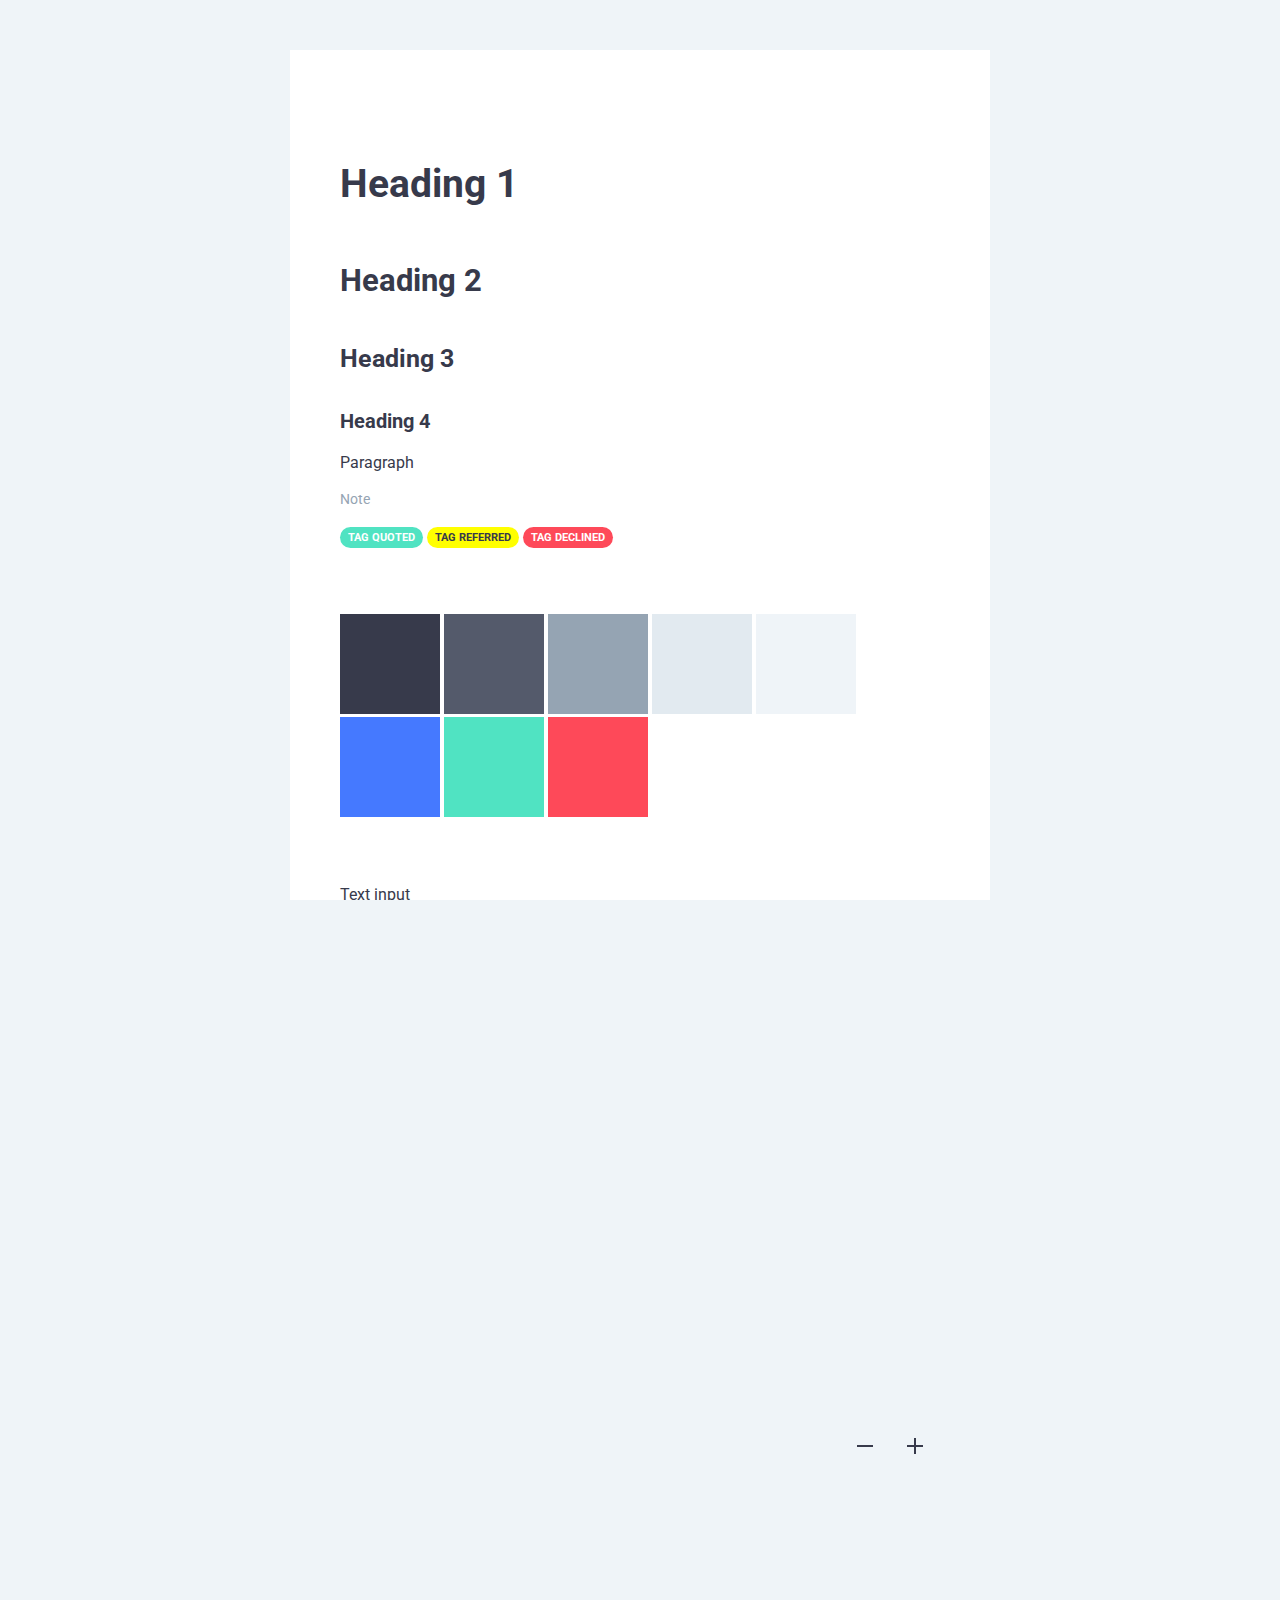
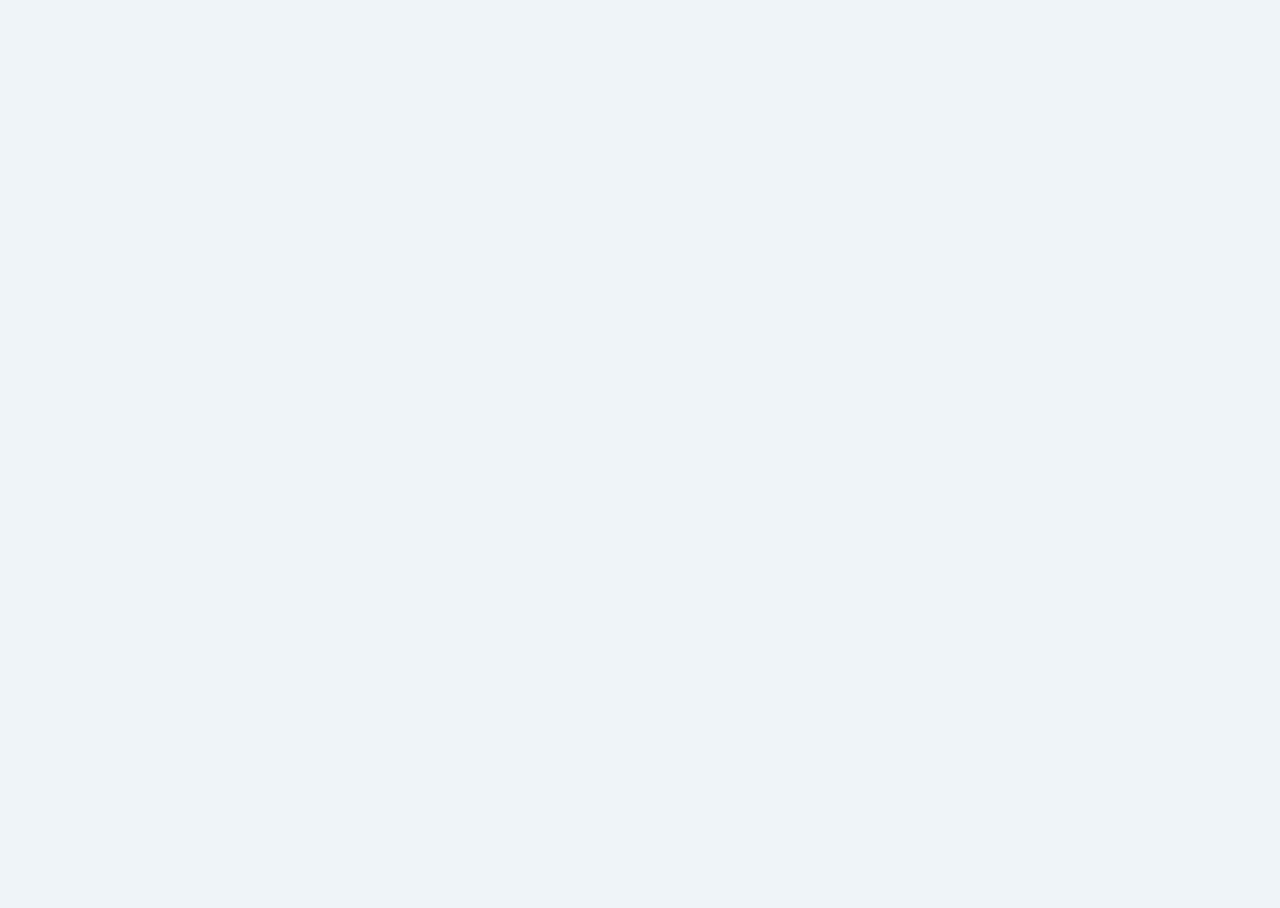
<file: styleguide.html>
<!DOCTYPE html>
<html>
  <head>
    <meta charset="UTF-8">
    <title>title</title>
    <link rel="stylesheet" href="css/style.css" media="screen">
    <link rel="stylesheet" href="css/styleguide.css" media="screen">
    <meta name="viewport" content="width=device-width, initial-scale=1, user-scalable=no">
	  <meta name="apple-mobile-web-app-capable" content="yes" />
    <link href="https://fonts.googleapis.com/css?family=Inconsolata" rel="stylesheet">
  </head>
  <body>
    <div class="wrapper">
      <section>
        <h1>Heading 1</h1>
        <h2>Heading 2</h2>
        <h3>Heading 3</h3>
        <h4>Heading 4</h4>
        <p>Paragraph<p>
        <p class="note">Note<p>
        <span class="tag quoted">tag quoted</span>
        <span class="tag referred">tag referred</span>
        <span class="tag declined">tag declined</span>
      </section>
      <section>
          <div class="color"></div>
          <div class="color"></div>
          <div class="color"></div>
          <div class="color"></div>
          <div class="color"></div>
          <div class="color"></div>
          <div class="color"></div>
          <div class="color"></div>
      </section>
      <section>
        <div class="form-group">
          <label>Text input</label>
          <input type="text" placeholder="Your name">
        </div>
        <div class="form-group two-col">
          <div class="form-group">
            <label>Split text input</label>
            <input type="text" placeholder="Your name">
          </div>
          <div class="form-group">
            <label>Split text input</label>
            <input type="text" placeholder="Your name">
          </div>
        </div>
        <div class="form-group">
          <label>Dropdown</label>
          <select>
            <option value="volvo">Volvo</option>
            <option value="saab">Saab</option>
            <option value="mercedes">Mercedes</option>
            <option value="audi">Audi</option>
          </select>
        </div>
        <div class="form-group">
          <label>Range slider</label>
          <form class="range-slider" oninput="result.value=a.value">
            <input type="range" name="a" value="0" max="50"/>
            <output name="result">0</output>
          </form>
        </div>
        <div class="form-group">
          <label>Number input</label>
          <div class="number-input">
            <input class="quantity" placeholder="0" type="number">
            <button onclick="this.parentNode.querySelector('input[type=number]').stepDown()"></button>
            <button onclick="this.parentNode.querySelector('input[type=number]').stepUp()" class="plus"></button>
          </div>
        </div>
        <div class="form-group">
          <label>Number input (no increment)</label>
          <div class="number-input">
            <input class="quantity" placeholder="0" type="number">
          </div>
        </div>
        <div class="form-group">
          <label>Money input</label>
          <input type="text" placeholder="$" data-oninput="maskMoney">
        </div>
        <div class="form-group">
          <label>Date picker</label>
          <input type="date">
        </div>
        <div class="form-group">
          <label>Radio button group</label>
          <div class="radio-group radio-group--text">
						<div class="radio-button">
							<input id="radio1" type="radio" name="radiobuttons">
							<label for="radio1">Yes</label>
						</div>
						<div class="radio-button">
							<input id="radio2" type="radio" name="radiobuttons">
							<label for="radio2">No</label>
						</div>
					</div>
        </div>
        <div class="form-group">
          <label>Checkbox input</label>
          <input id="box1" type="checkbox" />
          <label for="box1">Assault and battery</label>
          <input id="box2" type="checkbox" />
          <label for="box2">Pollution</label>
          <input id="box3" type="checkbox" />
          <label for="box3">Liquor</label>
        </div>
      </section>
      <section>
        <div>
          <div class="button button-big button-primary">Primary big</div>
          <div class="button button-small button-primary">Primary small</div>
        </div>
        <div>
          <div class="button button-big button-secondary">Secondary big</div>
          <div class="button button-small button-secondary">Secondary small</div>
        </div>
        <div>
          <div class="button button-big button-confirm">Confirm big</div>
          <div class="button button-small button-confirm">Confirm small</div>
        </div>
        <div>
          <div class="button button-big button-warning">Warning big</div>
          <div class="button button-small button-warning">Warning small</div>
        </div>
      </section>
    </div>
    <script type="javascript">
      const maskMoney = (event) => {
        let val = event.target.value.toString();
        let commator = 3;
        val = val.replace(/\,/g,'');
        val = val.replace(/\$/g,'');
        val = val.replace(/\D/g,'');
        let len = val.length;
        while(commator < len) {
          let comma = len - commator;
          val = val.splice(comma, 0, ',');
          commator += 3;
        }
        event.target.value = '$' + val;
      }
    </script>
  </body>
</html>
</file>
<file: css/styleguide.css>
@charset "UTF-8";
::-webkit-input-placeholder {
  /* Chrome/Opera/Safari */
  color: #95A4B3; }

::-moz-placeholder {
  /* Firefox 19+ */
  color: #95A4B3; }

:-ms-input-placeholder {
  /* IE 10+ */
  color: #95A4B3; }

:-moz-placeholder {
  /* Firefox 18- */
  color: #95A4B3; }

input,
select {
  width: 100%;
  -webkit-appearance: none;
  appearance: none; }

input[type="text"],
input[type="number"],
input[type="select"],
input[type="date"],
input[type="password"],
select,
.radio-button label {
  height: 50px;
  border: 1px solid #95A4B3;
  outline: none;
  border-radius: 2px;
  padding: 0px 1rem;
  font-size: inherit;
  font-family: inherit; }
  input[type="text"]:focus,
  input[type="number"]:focus,
  input[type="select"]:focus,
  input[type="date"]:focus,
  input[type="password"]:focus,
  select:focus,
  .radio-button label:focus {
    border: 1px solid #373A4B; }

.form-group {
  margin-top: 2rem; }
  .form-group.half-size {
    display: inline-block;
    width: calc(50% - (0.5rem + 2.2px)); }
  .form-group.two-col, .form-group.three-col {
    display: flex;
    flex-direction: row;
    justify-content: space-between; }
  .form-group.two-col .form-group {
    width: calc(50% - 1rem); }
  .form-group.three-col .form-group {
    width: calc(33.3% - 1rem); }
  .form-group + h4 {
    margin-top: 3rem; }

.skip + .half-size,
.half-size:first-of-type,
.half-size:not(.skip) + .half-size:not(.skip) + .half-size:not(.skip) {
  margin-left: 0; }

.half-size:not(.skip) + .half-size:not(.skip),
.half-size:not(.skip) + .half-size:not(.skip) + .half-size:not(.skip) + .half-size:not(.skip) {
  margin-left: 1rem; }

label {
  display: inline-block;
  font-weight: 400;
  line-height: 140%;
  margin-bottom: 1rem; }
  label span {
    color: #95A4B3; }
  input + label {
    margin-top: 2rem; }

hr {
  margin: 2rem 0;
  border-top: transparent;
  border-bottom: 1px solid #EFF4F8; }

select {
  -webkit-appearance: none;
  appearance: none;
  background-color: transparent;
  border-radius: 2px;
  background-image: url("https://image.flaticon.com/icons/svg/118/118738.svg");
  background-repeat: no-repeat;
  background-size: 20px;
  background-position: right 1rem center; }

input[type=number]::-webkit-inner-spin-button,
input[type=number]::-webkit-outer-spin-button {
  -webkit-appearance: none;
  appearance: none; }

.number-input {
  display: flex; }

.number-input button {
  outline: none;
  -webkit-appearance: none;
  appearance: none;
  background-color: transparent;
  border: none;
  align-items: center;
  justify-content: center;
  min-width: 50px;
  height: 50px;
  cursor: pointer;
  border-right: 1px solid #95A4B3;
  border-top: 1px solid #95A4B3;
  border-bottom: 1px solid #95A4B3; }

.number-input button:before,
.number-input button:after {
  display: inline-block;
  position: absolute;
  content: '';
  width: 1rem;
  height: 2px;
  background-color: #373A4B;
  transform: translate(-50%, -50%); }

.number-input button.plus:after {
  transform: translate(-50%, -50%) rotate(90deg); }

input[type=checkbox] + label {
  margin-top: 1rem;
  display: block; }

input[type=checkbox] {
  display: none; }

input[type=checkbox] + label:before {
  display: inline-block;
  width: 1.33rem;
  height: 1.33rem;
  margin-right: 1rem;
  text-align: center;
  line-height: 1.33rem;
  border-radius: 2px;
  border: 1px solid #95A4B3;
  cursor: pointer; }

input[type=checkbox] + label:before {
  content: "\00a0 "; }

input[type=checkbox]:checked + label:before {
  content: "✔";
  background-color: #4579FF;
  color: white;
  border: 1px solid #4579FF; }

.radio-group {
  display: flex;
  font-size: 16px; }
  .radio-group input[type="radio"] {
    display: none; }
  .radio-group .radio-button {
    width: 100%; }
    .radio-group .radio-button + .radio-button {
      margin-left: -1px; }
  .radio-group .radio-button label {
    display: inline-block;
    margin: 0;
    width: inherit;
    line-height: 50px;
    overflow: hidden;
    font-weight: normal;
    text-align: center;
    cursor: pointer; }
  .radio-group input[type="radio"]:checked + label {
    box-shadow: inset 0 0 0 1px #373A4B;
    border: 1px solid #373A4B;
    font-weight: 500; }

.range-slider {
  display: flex; }
  .range-slider output {
    height: 35px;
    margin-left: 10px;
    padding: 0 1em;
    border: 1px solid #95A4B3;
    border-radius: 2px;
    line-height: 35px;
    background-color: white;
    font-family: monospace;
    text-align: center; }

input[type=range] {
  -webkit-appearance: none;
  appearance: none;
  border: 1px solid transparent;
  width: 100%;
  cursor: pointer;
  border-radius: 4px;
  display: inline-block;
  background-color: transparent; }

input[type=range]::-webkit-slider-runnable-track {
  height: 1px;
  background: #373A4B;
  background-size: 0 0;
  border-radius: 5px;
  -webkit-appearance: none;
  appearance: none; }

input[type=range]::-webkit-slider-thumb {
  -webkit-appearance: none;
  appearance: none;
  border: 2px solid #373A4B;
  height: 25px;
  width: 25px;
  border-radius: 50%;
  background: white;
  margin-top: -12px; }

input[type=range]:focus {
  outline: none; }

input[type=range]:focus::-webkit-slider-thumb {
  box-shadow: 0 0 0px 2px rgba(0, 0, 0, 0.2); }

/*
The div that holds all the lines
*/
.pac-container,
#naicsResults {
  list-style: none;
  box-shadow: 0 2px 6px rgba(0, 0, 0, 0.2); }
  .pac-container:after,
  #naicsResults:after {
    display: none; }

/*
class for each line of the result
*/
.pac-item,
#naicsResults li {
  font: inherit;
  line-height: 150%;
  padding: 1rem 1rem; }

#naicsResults li {
  border-bottom: 1px solid #EFF4F8;
  cursor: pointer; }
  #naicsResults li:hover {
    background-color: #EFF4F8; }

.pac-icon-marker {
  display: none; }

.pac-item span {
  font: inherit; }

.wrapper {
  max-width: 700px;
  margin: 50px auto;
  padding: 50px;
  background-color: white; }

.color {
  display: inline-block;
  width: 100px;
  height: 100px; }
  .color:nth-child(1) {
    background-color: #373A4B; }
  .color:nth-child(2) {
    background-color: #545A6B; }
  .color:nth-child(3) {
    background-color: #95A4B3; }
  .color:nth-child(4) {
    background-color: #E2EAF0; }
  .color:nth-child(5) {
    background-color: #EFF4F8; }
  .color:nth-child(6) {
    background-color: #4579FF; }
  .color:nth-child(7) {
    background-color: #50E3C2; }
  .color:nth-child(8) {
    background-color: #FE4959; }
</file>
<file: css/style.css>
@charset "UTF-8";
/* http://meyerweb.com/eric/tools/css/reset/
   v2.0 | 20110126
   License: none (public domain)
*/
@import url("https://fonts.googleapis.com/css?family=Roboto:400,500,700");
html, body, div, span, applet, object, iframe, h1, h2, h3, h4, h5, h6, p, blockquote, pre, a, abbr, acronym, address, big, cite, code, del, dfn, em, img, ins, kbd, q, s, samp, small, strike, strong, sub, sup, tt, var, b, u, i, center, dl, dt, dd, ol, ul, li, fieldset, form, label, legend, table, caption, tbody, tfoot, thead, tr, th, td, article, aside, canvas, details, embed, figure, figcaption, footer, header, hgroup, menu, nav, output, ruby, section, summary, time, mark, audio, video {
  margin: 0;
  padding: 0;
  border: 0;
  font-size: 100%;
  font: inherit;
  vertical-align: baseline; }

/* HTML5 display-role reset for older browsers */
article, aside, details, figcaption, figure, footer, header, hgroup, menu, nav, section {
  display: block; }

body {
  line-height: 1; }

ol, ul {
  list-style: none; }

blockquote, q {
  quotes: none; }

blockquote:before, blockquote:after {
  content: '';
  content: none; }

q:before, q:after {
  content: '';
  content: none; }

table {
  border-collapse: collapse;
  border-spacing: 0; }

.hidden {
  position: absolute;
  left: -99999rem;
  transform: translate3d(0, 1em, 0);
  opacity: 0; }

.tippet {
  position: absolute;
  display: inline-block;
  padding: 2rem;
  max-width: 24rem;
  border-radius: 3px;
  font: inherit;
  line-height: 1.5rem;
  z-index: 9999;
  box-shadow: 0 10px 30px -5px rgba(0, 0, 20, 0.3);
  background-color: white;
  color: #373A4B; }

.loader polygon {
  display: inline-block;
  animation: wave 0.5s ease infinite; }
  .loader polygon:nth-child(1) {
    animation-delay: -0.05s; }
  .loader polygon:nth-child(2) {
    animation-delay: -0.1s; }
  .loader polygon:nth-child(3) {
    animation-delay: -0.15s; }
  .loader polygon:nth-child(4) {
    animation-delay: -0.2s; }
  .loader polygon:nth-child(5) {
    animation-delay: -0.25s; }
  .loader polygon:nth-child(6) {
    animation-delay: -0.3s; }
  .loader polygon:nth-child(7) {
    animation-delay: -0.35s; }
  .loader polygon:nth-child(8) {
    animation-delay: -0.4s; }
  .loader polygon:nth-child(9) {
    animation-delay: -0.45s; }
  .loader polygon:nth-child(10) {
    animation-delay: -0.5s; }
  .loader polygon:nth-child(11) {
    animation-delay: -0.55s; }

@keyframes wave {
  0% {
    opacity: 1;
    margin-top: 0px; }
  0% {
    opacity: 0;
    height: 10px; }
  100% {
    opacity: 1;
    margin-top: 0px; } }

h1, h2, h3, h4, h5 {
  font-weight: 700;
  margin: 1.414em 0 0;
  line-height: 150%; }

h1 {
  font-size: 2.441rem; }

h2 {
  font-size: 1.953rem; }

h3 {
  font-size: 1.563rem;
  margin-bottom: 0.5rem; }

h4 {
  font-size: 1.25rem; }

h5 {
  font-size: 1rem; }

h6 {
  font-size: 0.85rem;
  color: #95A4B3; }

p {
  margin-top: 1rem;
  line-height: 140%; }
  p.note {
    color: #95A4B3;
    font-size: 0.85rem; }
  p.tooltip {
    color: #373A4B;
    font-size: 1rem;
    margin-top: 0; }
  p.indent {
    margin-left: 2rem; }

a {
  color: #4579FF;
  cursor: pointer; }
  a:hover {
    text-decoration: underline; }

b {
  font-weight: 700; }

.tooltip-underline {
  display: inline-block;
  color: #4579FF;
  border-bottom: 1px dotted #4579FF;
  cursor: help; }

.big-label {
  margin-top: 0;
  font-size: 0.85rem;
  font-weight: 500;
  text-transform: uppercase;
  letter-spacing: 1px;
  color: #95A4B3; }

.mini-label {
  margin-top: 0;
  font-size: 0.7rem;
  font-weight: 500;
  text-transform: uppercase;
  color: #95A4B3; }

.tag {
  font-size: 0.7rem;
  font-weight: 700;
  text-transform: uppercase;
  padding: 0.25rem 0.5rem;
  border-radius: 1rem; }
  .tag.quoted {
    color: white;
    background-color: #50E3C2; }
  .tag.referred {
    color: #373A4B;
    background-color: yellow; }
  .tag.declined {
    color: white;
    background-color: #FE4959; }
  .tag.bound {
    color: white;
    background-color: #50E3C2; }

::-webkit-input-placeholder {
  /* Chrome/Opera/Safari */
  color: #95A4B3; }

::-moz-placeholder {
  /* Firefox 19+ */
  color: #95A4B3; }

:-ms-input-placeholder {
  /* IE 10+ */
  color: #95A4B3; }

:-moz-placeholder {
  /* Firefox 18- */
  color: #95A4B3; }

input,
select {
  width: 100%;
  -webkit-appearance: none;
  appearance: none; }

input[type="text"],
input[type="number"],
input[type="select"],
input[type="date"],
input[type="password"],
select,
.radio-button label {
  height: 50px;
  border: 1px solid #95A4B3;
  outline: none;
  border-radius: 2px;
  padding: 0px 1rem;
  font-size: inherit;
  font-family: inherit; }
  input[type="text"]:focus,
  input[type="number"]:focus,
  input[type="select"]:focus,
  input[type="date"]:focus,
  input[type="password"]:focus,
  select:focus,
  .radio-button label:focus {
    border: 1px solid #373A4B; }

.form-group {
  margin-top: 2rem; }
  .form-group.half-size {
    display: inline-block;
    width: calc(50% - (0.5rem + 2.2px)); }
  .form-group.two-col, .form-group.three-col {
    display: flex;
    flex-direction: row;
    justify-content: space-between; }
  .form-group.two-col .form-group {
    width: calc(50% - 1rem); }
  .form-group.three-col .form-group {
    width: calc(33.3% - 1rem); }
  .form-group + h4 {
    margin-top: 3rem; }

.skip + .half-size,
.half-size:first-of-type,
.half-size:not(.skip) + .half-size:not(.skip) + .half-size:not(.skip) {
  margin-left: 0; }

.half-size:not(.skip) + .half-size:not(.skip),
.half-size:not(.skip) + .half-size:not(.skip) + .half-size:not(.skip) + .half-size:not(.skip) {
  margin-left: 1rem; }

label {
  display: inline-block;
  font-weight: 400;
  line-height: 140%;
  margin-bottom: 1rem; }
  label span {
    color: #95A4B3; }
  input + label {
    margin-top: 2rem; }

hr {
  margin: 2rem 0;
  border-top: transparent;
  border-bottom: 1px solid #EFF4F8; }

select {
  -webkit-appearance: none;
  appearance: none;
  background-color: transparent;
  border-radius: 2px;
  background-image: url("https://image.flaticon.com/icons/svg/118/118738.svg");
  background-repeat: no-repeat;
  background-size: 20px;
  background-position: right 1rem center; }

input[type=number]::-webkit-inner-spin-button,
input[type=number]::-webkit-outer-spin-button {
  -webkit-appearance: none;
  appearance: none; }

.number-input {
  display: flex; }

.number-input button {
  outline: none;
  -webkit-appearance: none;
  appearance: none;
  background-color: transparent;
  border: none;
  align-items: center;
  justify-content: center;
  min-width: 50px;
  height: 50px;
  cursor: pointer;
  border-right: 1px solid #95A4B3;
  border-top: 1px solid #95A4B3;
  border-bottom: 1px solid #95A4B3; }

.number-input button:before,
.number-input button:after {
  display: inline-block;
  position: absolute;
  content: '';
  width: 1rem;
  height: 2px;
  background-color: #373A4B;
  transform: translate(-50%, -50%); }

.number-input button.plus:after {
  transform: translate(-50%, -50%) rotate(90deg); }

input[type=checkbox] + label {
  margin-top: 1rem;
  display: block; }

input[type=checkbox] {
  display: none; }

input[type=checkbox] + label:before {
  display: inline-block;
  width: 1.33rem;
  height: 1.33rem;
  margin-right: 1rem;
  text-align: center;
  line-height: 1.33rem;
  border-radius: 2px;
  border: 1px solid #95A4B3;
  cursor: pointer; }

input[type=checkbox] + label:before {
  content: "\00a0 "; }

input[type=checkbox]:checked + label:before {
  content: "✔";
  background-color: #4579FF;
  color: white;
  border: 1px solid #4579FF; }

.radio-group {
  display: flex;
  font-size: 16px; }
  .radio-group input[type="radio"] {
    display: none; }
  .radio-group .radio-button {
    width: 100%; }
    .radio-group .radio-button + .radio-button {
      margin-left: -1px; }
  .radio-group .radio-button label {
    display: inline-block;
    margin: 0;
    width: inherit;
    line-height: 50px;
    overflow: hidden;
    font-weight: normal;
    text-align: center;
    cursor: pointer; }
  .radio-group input[type="radio"]:checked + label {
    box-shadow: inset 0 0 0 1px #373A4B;
    border: 1px solid #373A4B;
    font-weight: 500; }

.range-slider {
  display: flex; }
  .range-slider output {
    height: 35px;
    margin-left: 10px;
    padding: 0 1em;
    border: 1px solid #95A4B3;
    border-radius: 2px;
    line-height: 35px;
    background-color: white;
    font-family: monospace;
    text-align: center; }

input[type=range] {
  -webkit-appearance: none;
  appearance: none;
  border: 1px solid transparent;
  width: 100%;
  cursor: pointer;
  border-radius: 4px;
  display: inline-block;
  background-color: transparent; }

input[type=range]::-webkit-slider-runnable-track {
  height: 1px;
  background: #373A4B;
  background-size: 0 0;
  border-radius: 5px;
  -webkit-appearance: none;
  appearance: none; }

input[type=range]::-webkit-slider-thumb {
  -webkit-appearance: none;
  appearance: none;
  border: 2px solid #373A4B;
  height: 25px;
  width: 25px;
  border-radius: 50%;
  background: white;
  margin-top: -12px; }

input[type=range]:focus {
  outline: none; }

input[type=range]:focus::-webkit-slider-thumb {
  box-shadow: 0 0 0px 2px rgba(0, 0, 0, 0.2); }

/*
The div that holds all the lines
*/
.pac-container,
#naicsResults {
  list-style: none;
  box-shadow: 0 2px 6px rgba(0, 0, 0, 0.2); }
  .pac-container:after,
  #naicsResults:after {
    display: none; }

/*
class for each line of the result
*/
.pac-item,
#naicsResults li {
  font: inherit;
  line-height: 150%;
  padding: 1rem 1rem; }

#naicsResults li {
  border-bottom: 1px solid #EFF4F8;
  cursor: pointer; }
  #naicsResults li:hover {
    background-color: #EFF4F8; }

.pac-icon-marker {
  display: none; }

.pac-item span {
  font: inherit; }

.button-group {
  display: flex;
  justify-content: flex-end; }
  .button-group .button + .button {
    margin-left: 1rem; }

.button {
  display: inline-block;
  text-align: center;
  font-weight: 500;
  border-radius: 2px;
  cursor: pointer; }
  .button-big {
    height: 50px;
    padding: 0 2rem;
    line-height: 50px; }
  .button-small {
    height: 35px;
    padding: 0 1rem;
    font-size: 0.85rem;
    line-height: 35px; }
  .button-primary {
    background-color: #4579FF;
    color: white; }
  .button-primary-ghost {
    border: 2px solid #4579FF;
    color: #4579FF; }
  .button-confirm {
    background-color: #50E3C2;
    color: white; }
  .button-warning {
    background-color: #FE4959;
    color: white; }
  .button-secondary {
    border: 2px solid #E2EAF0;
    color: #373A4B; }
    .button-secondary.button-small {
      line-height: 31px; }
    .button-secondary.button-big {
      line-height: 46px; }

.quote-flow-container {
  position: absolute;
  top: 0;
  left: 330px;
  width: 100%;
  height: 100%;
  background-color: white;
  overflow-x: hidden;
  overflow-y: scroll;
  -webkit-overflow-scrolling: touch; }
  .quote-flow-container.new-account-open {
    left: 50px;
    width: calc(100% - 50px); }
    .quote-flow-container.new-account-open .header {
      width: calc(100% - 50px); }
      @media screen and (max-width: 480px) {
        .quote-flow-container.new-account-open .header {
          width: 100%; } }
    .quote-flow-container.new-account-open .prog-bar {
      display: none; }
  .quote-flow-container.hidden {
    position: absolute;
    left: -99999rem;
    visibility: hidden; }
  .quote-flow-container .header {
    width: calc(100% - 330px);
    background-color: transparent;
    border-bottom: none;
    box-shadow: none; }
    @media screen and (max-width: 480px) {
      .quote-flow-container .header {
        width: 100%; } }
  .quote-flow-container .header,
  .quote-flow-container .prog-bar {
    z-index: 99999; }
  @media screen and (max-width: 480px) {
    .quote-flow-container {
      left: 0;
      width: 100%; } }

.question-flow-container {
  margin: calc(60px + 1rem) auto 0 3rem;
  display: flex;
  justify-content: space-between; }
  @media screen and (max-width: 480px) {
    .question-flow-container {
      margin: 3rem auto 0 0rem; } }

.breadcrumb-container {
  position: fixed;
  max-width: 200px;
  margin-top: 2rem; }
  .breadcrumb-container li {
    font-size: 0.85rem;
    padding: 0.75rem 1rem;
    line-height: 140%;
    border-radius: 2px;
    color: #95A4B3;
    cursor: pointer; }
    .breadcrumb-container li:hover {
      color: #373A4B; }
  .breadcrumb-container li.selected {
    color: #4579FF;
    background-color: #E5F2FF; }
    .breadcrumb-container li.selected ~ li {
      color: #E2EAF0; }
      .breadcrumb-container li.selected ~ li:hover {
        color: #95A4B3; }
  @media screen and (max-width: 480px) {
    .breadcrumb-container {
      display: none; } }

.question-container {
  width: 700px;
  margin-left: 200px;
  padding: 0rem 3rem 3rem 3rem; }
  @media screen and (max-width: 480px) {
    .question-container {
      width: 100%;
      margin-left: 0;
      padding: 0 1rem 1rem 1rem; } }

.child-indent {
  padding: 2rem;
  margin-top: 1rem;
  border: 1px solid #E2EAF0;
  background-color: #EFF4F8;
  transform: translate3d(0, 0, 0);
  opacity: 1;
  transition: transform 0.3s cubic-bezier(0, 0, 0, 1), opacity 0.3s cubic-bezier(0, 0, 0, 1); }
  .child-indent + .child-indent {
    margin-top: -2rem;
    border-top: none; }
  .hidden + .child-indent {
    margin-top: 1em; }
  .child-indent input:not([type="range"]),
  .child-indent select,
  .child-indent .radio-button label {
    background-color: white; }
  @media screen and (max-width: 480px) {
    .child-indent {
      padding: 1rem; } }

.prog-bar {
  position: absolute;
  bottom: 0px;
  left: 0;
  width: 0%;
  height: 4px;
  background-color: #50E3C2;
  transition: all 0.3s cubic-bezier(0, 0, 0, 1); }
  .prog-bar:after {
    content: "";
    position: absolute;
    right: -3px;
    top: -1px;
    z-index: 2;
    width: 6px;
    height: 6px;
    border-radius: 50%;
    background-color: #50E3C2;
    animation: pulse 1s ease infinite; }

@keyframes pulse {
  0% {
    box-shadow: 0 0 0px 6px rgba(80, 255, 194, 0.3); }
  50% {
    box-shadow: 0 0 0px 7px rgba(80, 255, 194, 0.2); }
  100% {
    box-shadow: 0 0 0px 6px rgba(80, 255, 194, 0.3); } }

.additional-insured {
  padding: 2rem;
  margin-top: 2rem;
  border: 1px solid #E2EAF0; }
  .additional-insured p:first-child {
    margin-top: 0; }

.summary-container {
  margin-top: 2rem; }
  .summary-container p {
    display: flex;
    justify-content: space-between; }

.coverage-table p {
  display: flex;
  justify-content: space-between; }
  .coverage-table p:first-child {
    margin-top: 0;
    font-size: 0.7rem;
    text-transform: uppercase;
    color: #95A4B3; }
  .coverage-table p span {
    text-align: left;
    display: inline-block; }
  .coverage-table p span + span {
    margin-left: 2rem; }

.animate-transition {
  animation: animate-transition 0.3s cubic-bezier(1, 0, 0, 1); }

.warning {
  margin-top: calc(-2rem - 2px);
  margin-left: calc(-2rem - 2px);
  margin-bottom: calc(-2rem - 2px);
  width: calc(100% + 4rem + 4px);
  background-color: #FFF8D7;
  color: #BC8F00;
  line-height: 140%;
  padding: 2rem; }
  .warning h5 {
    margin-top: 0; }

@keyframes animate-transition {
  0% {
    opacity: 1;
    transform: translate3d(0, 0, 0); }
  50% {
    opacity: 0;
    transform: translate3d(0, 5px, 0); }
  100% {
    opacity: 1;
    transform: translate3d(0, 0, 0); } }

@font-face {
  font-family: "Inter UI";
  font-style: italic;
  font-weight: bold;
  src: url("assets/fonts/Inter UI.eot?") format("eot"), url("assets/fonts/Inter UI.woff2") format("woff2"), url("assets/fonts/Inter UI.woff") format("woff"), url("assets/fonts/Inter UI.ttf") format("truetype"), url("assets/fonts/Inter UI.svg#Inter_UI") format("svg"); }

* {
  box-sizing: border-box; }

html,
body {
  height: 100%;
  overflow-x: hidden; }

body {
  font-family: -apple-system, BlinkMacSystemFont, "Segoe UI", Roboto, Oxygen-Sans, Ubuntu, Cantarell, "Helvetica Neue", Helvetica, Arial, sans-serif;
  -webkit-font-smoothing: antialiased;
  -webkit-text-rendering: optimizeLegibility;
  font-smoothing: antialiased;
  text-rendering: optimizeLegibility;
  font-size: 16px;
  color: #373A4B;
  background-color: #EFF4F8; }

@media (max-width: 480px) {
  .main-wrapper.open-mobile .accounts-list {
    margin-left: -100%; } }

section + section {
  margin-top: 4rem; }

.header {
  width: 100%;
  height: 50px;
  background-color: white;
  align-items: center;
  box-shadow: inset 0px -10px 0px -9px #E2EAF0;
  display: flex;
  justify-content: space-between; }
  .header h5 {
    margin-top: 0;
    white-space: nowrap;
    overflow: hidden;
    text-overflow: ellipsis; }
  .header.small-pad {
    padding: 0 1rem; }
  .header.full-pad {
    padding: 0 3rem; }
  .header.sticky {
    position: fixed; }

.main-wrapper {
  overflow: hidden; }

.main-wrapper,
.account-wrapper {
  position: relative;
  width: 100%;
  height: inherit;
  display: flex;
  justify-content: space-between; }

.nav-bar {
  min-width: 50px;
  height: 100%;
  background-color: #4579FF; }
  @media (max-width: 480px) {
    .nav-bar {
      display: none; } }

.account-wrapper.quote-open:before {
  content: "";
  position: absolute;
  top: 0;
  left: -360px;
  height: 100%;
  width: 360px;
  background-color: rgba(0, 0, 0, 0.3);
  z-index: 9999; }

@media (max-width: 480px) {
  .account-wrapper {
    overflow-y: scroll;
    flex-direction: column; } }

.accounts-list {
  position: relative;
  min-width: 280px;
  max-width: 280px;
  background-color: #EFF4F8; }
  .accounts-list .header {
    width: 100%; }
  .accounts-list ul {
    height: 100%;
    overflow-y: scroll;
    -webkit-overflow-scrolling: touch; }
  @media (max-width: 480px) {
    .accounts-list {
      min-width: 100%;
      max-width: 100%; } }

.accounts-list li {
  color: #373A4B;
  padding: 0.8rem 1rem;
  background-color: white;
  font-size: 0.85rem;
  line-height: 150%;
  cursor: pointer; }
  .accounts-list li:hover {
    background-color: #fafbfd; }
  .accounts-list li.account-selected {
    background-color: #E5F2FF;
    color: #4579FF;
    font-weight: 500; }

.account-detail {
  width: 100%;
  max-width: 500px;
  height: inherit;
  background-color: white;
  border-left: 1px solid #E2EAF0; }
  @media (max-width: 480px) {
    .account-detail {
      max-width: none;
      width: 100vw;
      padding-bottom: 2rem; } }

.account-detail-content {
  display: flex;
  justify-content: space-between; }

.account-info p, .account-info li,
.contact-info p,
.contact-info li {
  color: #545A6B; }

.account-info {
  width: 100%;
  padding: 0 2rem; }

.contact-info {
  margin-top: 1rem; }
  .contact-info li {
    line-height: 2rem; }

.account-detail-group {
  flex-wrap: wrap;
  display: flex;
  justify-content: space-between; }

.account-detail-item {
  min-width: 50%;
  margin-top: 2rem;
  align-items: baseline; }
  .account-detail-item h6 + * {
    margin-top: 1rem; }
  .account-detail-item span {
    display: inline-block; }

.account-policies {
  position: relative;
  width: 100%;
  border-left: 1px solid #E2EAF0;
  background-color: #EFF4F8; }
  @media (min-width: 480px) {
    .account-policies {
      min-width: 400px; } }
  @media (max-width: 480px) {
    .account-policies {
      max-width: none; } }

.policy-container {
  height: calc(100% - 60px);
  overflow-y: scroll;
  text-align: center; }
  .policy-container > div img {
    padding: 2rem;
    margin-right: auto; }

.policy {
  color: #373A4B;
  padding: 1.5rem;
  margin: 1rem;
  background-color: white;
  border: 1px solid #E2EAF0;
  cursor: pointer;
  text-align: left;
  display: flex;
  justify-content: space-between; }
  .policy:hover {
    background-color: #fafbfd; }

.policy-icon {
  min-width: 50px;
  min-height: 50px;
  max-width: 50px;
  max-height: 50px;
  background-color: #E5F2FF;
  border-radius: 50%; }
  .policy-icon img {
    width: 70%;
    padding: 30% 10%; }

.policy-info {
  width: 100%;
  margin-left: 1rem;
  align-items: center;
  display: flex;
  justify-content: space-between; }

.policy-detail-wrapper {
  position: absolute;
  top: 0;
  right: 0;
  width: 100%;
  background-color: white;
  height: 100%;
  transform: translate3d(0rem, 0, 0);
  opacity: 1; }
  .policy-detail-wrapper.hidden {
    left: -99999rem;
    transform: translate3d(2rem, 0, 0);
    opacity: 0;
    pointer-events: none; }

.policy-detail {
  padding: 2rem;
  height: calc(100% - 60px);
  overflow-y: scroll; }

.policy-header {
  display: flex;
  justify-content: flex-start;
  align-items: flex-start; }
  .policy-header .policy-icon {
    width: 80px;
    height: 80px;
    max-width: 80px;
    max-height: 80px; }
  .policy-header .policy-details {
    margin-left: 2rem; }
  .policy-header h3 {
    margin-top: 0;
    margin-bottom: 0.5rem; }

.policy-numbers {
  margin-top: 3rem;
  display: flex;
  justify-content: space-between; }
  .policy-numbers h3 {
    margin-top: 0.5rem; }

.payment-options {
  margin-top: 1rem; }

.payment-option {
  padding: 1rem;
  border: 1px solid #E2EAF0;
  display: flex;
  justify-content: space-between; }
  .payment-option + .payment-option {
    margin-top: -1px; }
  .payment-option p {
    margin-top: 0; }

.policy-actions .button {
  width: 100%;
  display: block; }

.policy-actions .button + .button {
  margin-top: 0.5rem; }

.quote-quoting {
  background-color: #f8faff;
  position: relative;
  overflow: hidden; }
  .quote-quoting:before {
    content: "";
    position: absolute;
    top: -2px;
    left: -2px;
    width: calc(100% + 4px);
    height: calc(100% + 4px);
    z-index: 0;
    animation: borders 0.75s linear infinite;
    background: radial-gradient(#4579FF 33%, transparent, transparent); }

@keyframes borders {
  0% {
    transform: translate3d(-50%, -50%, 0); }
  25% {
    transform: translate3d(50%, -50%, 0); }
  50% {
    transform: translate3d(50%, 50%, 0); }
  75% {
    transform: translate3d(-50%, 50%, 0); }
  100% {
    transform: translate3d(-50%, -50%, 0); } }
  .quote-quoting:after {
    content: "Preparing your quote...";
    position: absolute;
    top: 2px;
    left: 2px;
    z-index: 0;
    width: calc(100% - 4px);
    height: calc(100% - 4px);
    color: #4579FF;
    line-height: 100px;
    text-align: center;
    background-color: white; }

.toast-container {
  position: fixed;
  bottom: 1rem;
  left: calc(1rem + 360px);
  background-color: #50E3C2;
  padding: 1rem 2rem;
  z-index: 99999;
  align-items: center;
  opacity: 1;
  transform: translate3d(0, 0rem, 0);
  transition: all 0.3s cubic-bezier(1, 0, 0, 1);
  display: flex;
  justify-content: space-between; }
  .toast-container:empty {
    opacity: 0;
    transform: translate3d(0, 1rem, 0); }

.toast-spinner {
  margin-right: 1rem; }

.toast-message:after {
  content: "";
  color: white;
  font-weight: bold;
  animation: loadtext 6s steps(4, end); }

@keyframes loadtext {
  0% {
    content: "Looking up address..."; }
  25% {
    content: "Pulling business data..."; }
  50% {
    content: "Pulling location data..."; }
  75% {
    content: "Pulling building data..."; }
  90% {
    content: "Prefilling..."; }
  100% {
    content: "Done!"; } }

.gmnoprint ~ div {
  display: none; }

.passcode {
  position: fixed;
  top: calc(50% - 25px);
  left: 0;
  right: 0;
  margin: 0 auto;
  max-width: 200px; }
</file>
